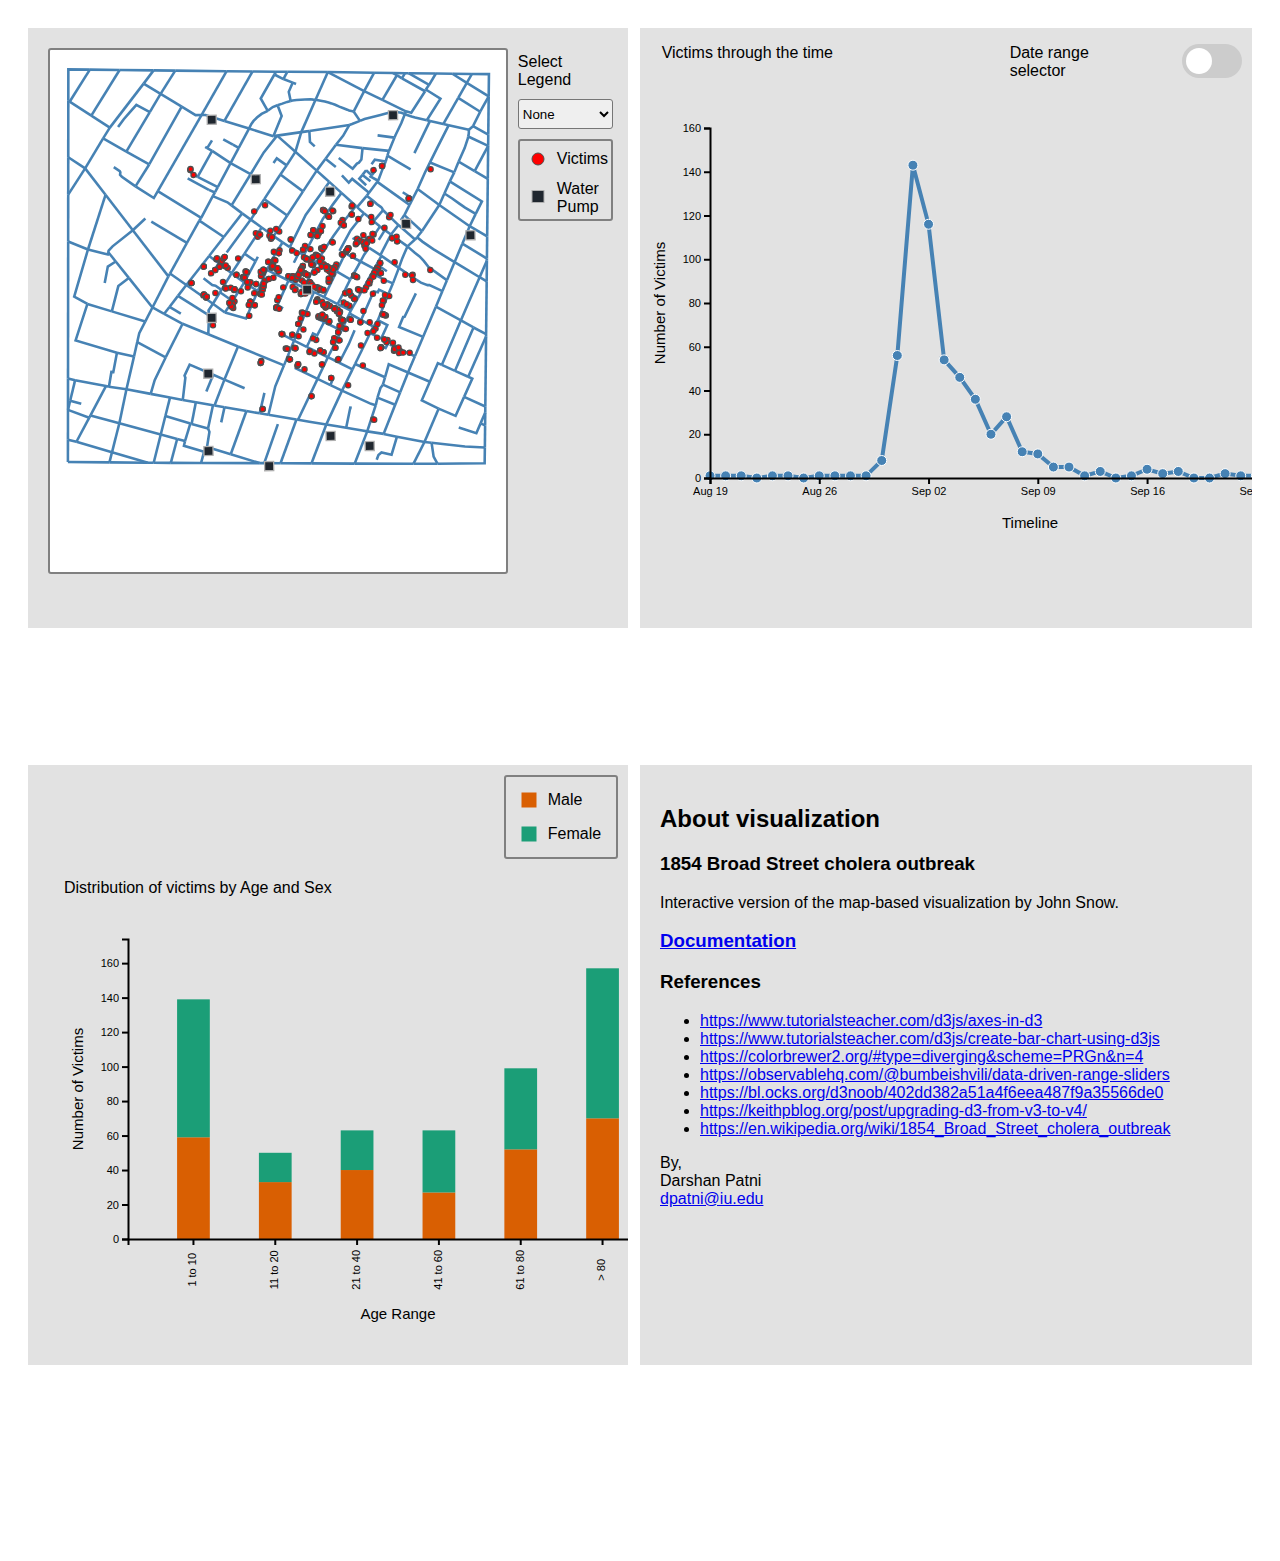
<file: index.html>
<html lang="en">
<head>
    <meta charset="utf-8">
    <title>Golden Square outbreak</title>
    <link rel="stylesheet" href="assets/css/style.css">

    <script src="assets/js/d3.v4.min.js"></script>
    
    
</head>
<body>
    <div class="float-container">

        <div class="float-child-left" >
            
            <div class="child-float-container">
                <div class="child-left">
                    <div class="map-container-div">
                        <div id="map" class="rotated"> </div>
                    </div>
                </div>
                <div class="child-right">
                    <div class="legend-div">
                        Select Legend
                        <div>
                            <select class="legend-dropdown" id="legend-selector" onchange="onLegendUpdate()">
                                <option value = 1>None</option>
                                <option value = 2>Age</option>
                                <option value = 3>Sex</option>
                            </select>
                        </div>                        
                    
                        <div class="legend-table-div">    
                            <table id="none-legend">
                                <tr>
                                <td>
                                <svg width="30" height="30">
                                    <circle cx="15" cy="15" r="6" fill="#ff0000" stroke="#4f4f4f" />
                                </svg>
                                </td>
                                <td>Victims</td>
                                </tr>
                            </table>

                            <table id="sex-legend">
                                <tr>
                                    <td>
                                    <svg width="30" height="30">
                                    <circle cx="15" cy="15" r="6" fill="#d95f02" stroke="#4f4f4f" />
                                    </svg>
                                </td>
                                    <td>Male</td>
                                </tr>
                                <tr>
                                    <td>
                                    <svg width="30" height="30">
                                        <circle cx="15" cy="15" r="6" fill="#1b9e77" stroke="#4f4f4f" />
                                    </svg>
                                    </td>
                                    <td>Female</td>
                                </tr>
                            </table>

                            <table id="age-legend">
                            
                                <td>
                                <svg width="30" height="30">
                                <circle cx="15" cy="15" r="6" fill="#4575b4" stroke="#4f4f4f" />
                                </svg>
                            </td>
                                <td>1 to 10</td>
                            </tr>
                            <tr>
                                <td>
                                    <svg width="30" height="30">
                                    <circle cx="15" cy="15" r="6" fill="#91bfdb" stroke="#4f4f4f" />
                                </svg>
                                </td>
                                <td>11 to 20</td>
                            </tr>
                            <tr>
                                <td>
                                    <svg width="30" height="30">
                                    <circle cx="15" cy="15" r="6" fill="#e0f3f8" stroke="#4f4f4f" />
                                    </svg>
                                </td>
                                <td>21 to 40</td>
                                </tr>
                                <tr>
                                <td>
                                    <svg width="30" height="30">
                                    <circle cx="15" cy="15" r="6" fill="#fee090" stroke="#4f4f4f" />
                                    </svg>
                                </td>
                                <td>41 to 60</td>
                                </tr>
                                <tr>
                                <td>
                                    <svg width="30" height="30">
                                    <circle cx="15" cy="15" r="6" fill="#fc8d59" stroke="#4f4f4f" />
                                    </svg>
                                </td>
                                <td>61 to 80</td>
                                </tr>
                                <tr>
                                <td>
                                    <svg width="30" height="30">
                                    <circle cx="15" cy="15" r="6" fill="#d73027" stroke="#4f4f4f" />
                                    </svg>
                                </td>
                                <td>>80</td>
                                </tr>
                            </table>
                            <table id="pump-legend">
                                <tr>
                                <td>
                                    <svg width="30" height="30">
                                    <rect x="9" y="7.5" width="12", height="12" fill="#20272F" stroke="#afafaf" />
                                    </svg>
                                </td>
                                <td>Water Pump</td>
                                </tr>
                            </table>
                        </div>
                    </div>
                </div>
            </div>
            </div>
        
        <div class="float-child-right">
            <div class="child-float-container child-float-container-title">
                <div class="child-left-title">
                    <p class="caption-line-chart">Victims through the time</p>
                </div>
                <div class="child-right-title">
                    <div class="child-float-container">
                        <div class="child-left-title">
                            <p class="caption-line-chart">Date range selector</p>
                            
                        </div>
                        <div class="child-right-title">
                            <p class="caption-line-chart">
                                <label class="switch">
                                    <input type="checkbox" onclick='handleBrushToggle(this);'>
                                    <span class="slider round"></span>
                                </label>
                            </p>
                        </div>
                    </div>
                </div>
            </div>
            <div>
                <svg class="line-chart-bg" id="main" width="100%" height="600">
                </svg>
            </div>
            
        </div>
    </div>
      </div>
      <div class="float-container bar-chart-container">
          <div class="float-child-left">
            <div class="legend-table-div bar-chart-legend">    

            <table id="sex-legend">
                <tr>
                    <td>
                    <svg width="30" height="30">
                    <rect x="7.5" y="7.5" width="15" height="15" fill="#d95f02" />
                    </svg>
                </td>
                    <td>Male</td>
                </tr>
                <tr>
                    <td>
                    <svg width="30" height="30">
                        <rect x="7.5" y="7.5" width="15" height="15" fill="#1b9e77" />
                    </svg>
                    </td>
                    <td>Female</td>
                </tr>
            </table>
            </div>
              <div>
                  <svg class="line-chart-bg" id="bar-chart" width="100%" height="500">
                  </svg>
              </div>
              <p class="caption-bar-chart">Distribution of victims by Age and Sex</p>

          </div>
          <div class="float-child-right">
              <div class="documentation-div">
                  <h2>About visualization</h2>
                <h3 id="firstHeading" class="firstHeading" lang="en">1854 Broad Street cholera outbreak</h3>
                <p>Interactive version of the map-based visualization by John Snow.&nbsp;</p>
                <h3><a class="instructure_file_link inline_disabled" href="/documentation.html" target="_blank" rel="noopener noreferrer">Documentation</a></h3>
                <h3>References</h3>
                <ul>
                <li><a href="https://www.tutorialsteacher.com/d3js/axes-in-d3">https://www.tutorialsteacher.com/d3js/axes-in-d3</a></li>
                <li><a href="https://www.tutorialsteacher.com/d3js/create-bar-chart-using-d3js">https://www.tutorialsteacher.com/d3js/create-bar-chart-using-d3js</a></li>
                <li><a href="https://colorbrewer2.org/#type=diverging&amp;scheme=PRGn&amp;n=4">https://colorbrewer2.org/#type=diverging&amp;scheme=PRGn&amp;n=4</a><a href="https://bl.ocks.org/d3noob/23e42c8f67210ac6c678db2cd07a747e"></a></li>
                <li><a href="https://observablehq.com/@bumbeishvili/data-driven-range-sliders">https://observablehq.com/@bumbeishvili/data-driven-range-sliders</a></li>
                <li><a href="https://bl.ocks.org/d3noob/402dd382a51a4f6eea487f9a35566de0">https://bl.ocks.org/d3noob/402dd382a51a4f6eea487f9a35566de0</a></li>
                <li><a href="https://keithpblog.org/post/upgrading-d3-from-v3-to-v4/">https://keithpblog.org/post/upgrading-d3-from-v3-to-v4/</a></li>
                <li><a href="https://en.wikipedia.org/wiki/1854_Broad_Street_cholera_outbreak">https://en.wikipedia.org/wiki/1854_Broad_Street_cholera_outbreak</a></li>
                </ul>
                <p>By,<br />Darshan Patni<br /><a href="mailto:dpatni@iu.edu" target="_blank" rel="noopener">dpatni@iu.edu</a></p>
              </div>
            
          </div>
      </div>
      <script src="app.js"></script>
      <script src="assets/js/SvgUtility.js"></script>

</body>
</html>
</file>
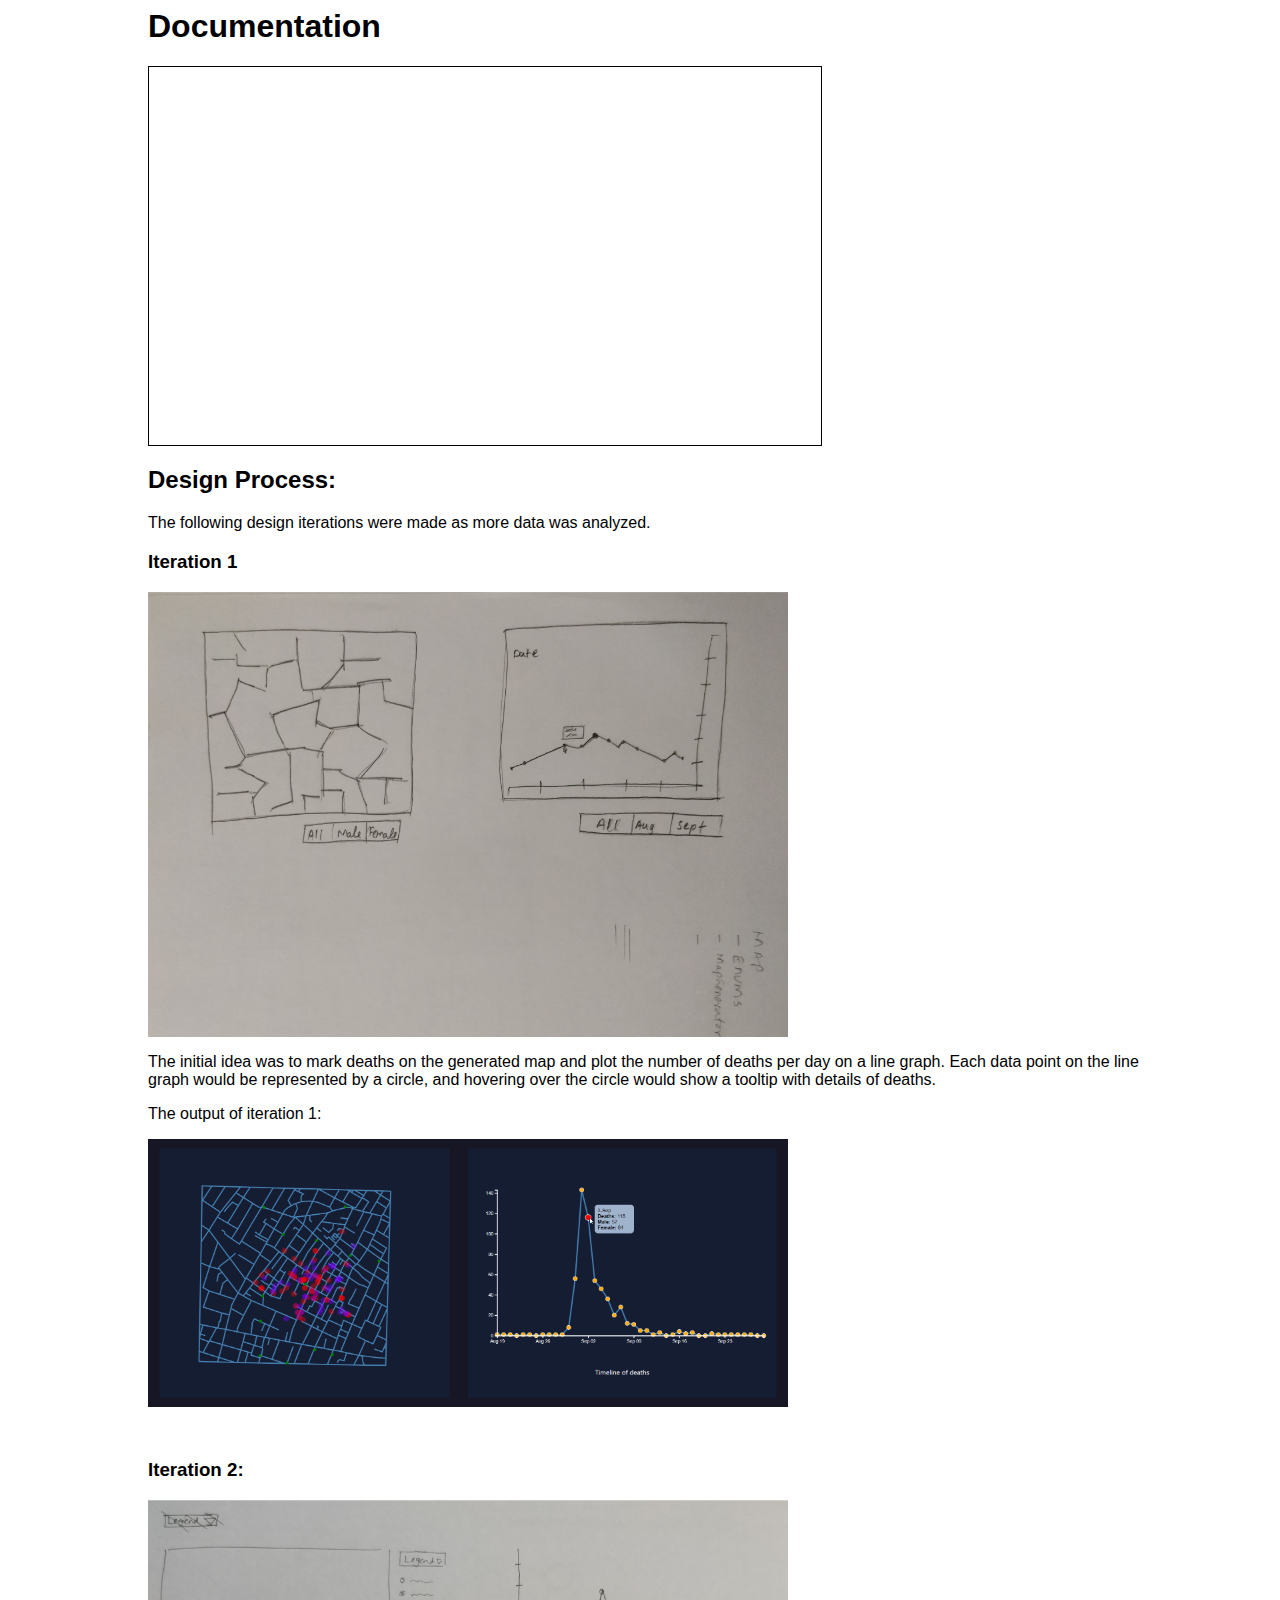
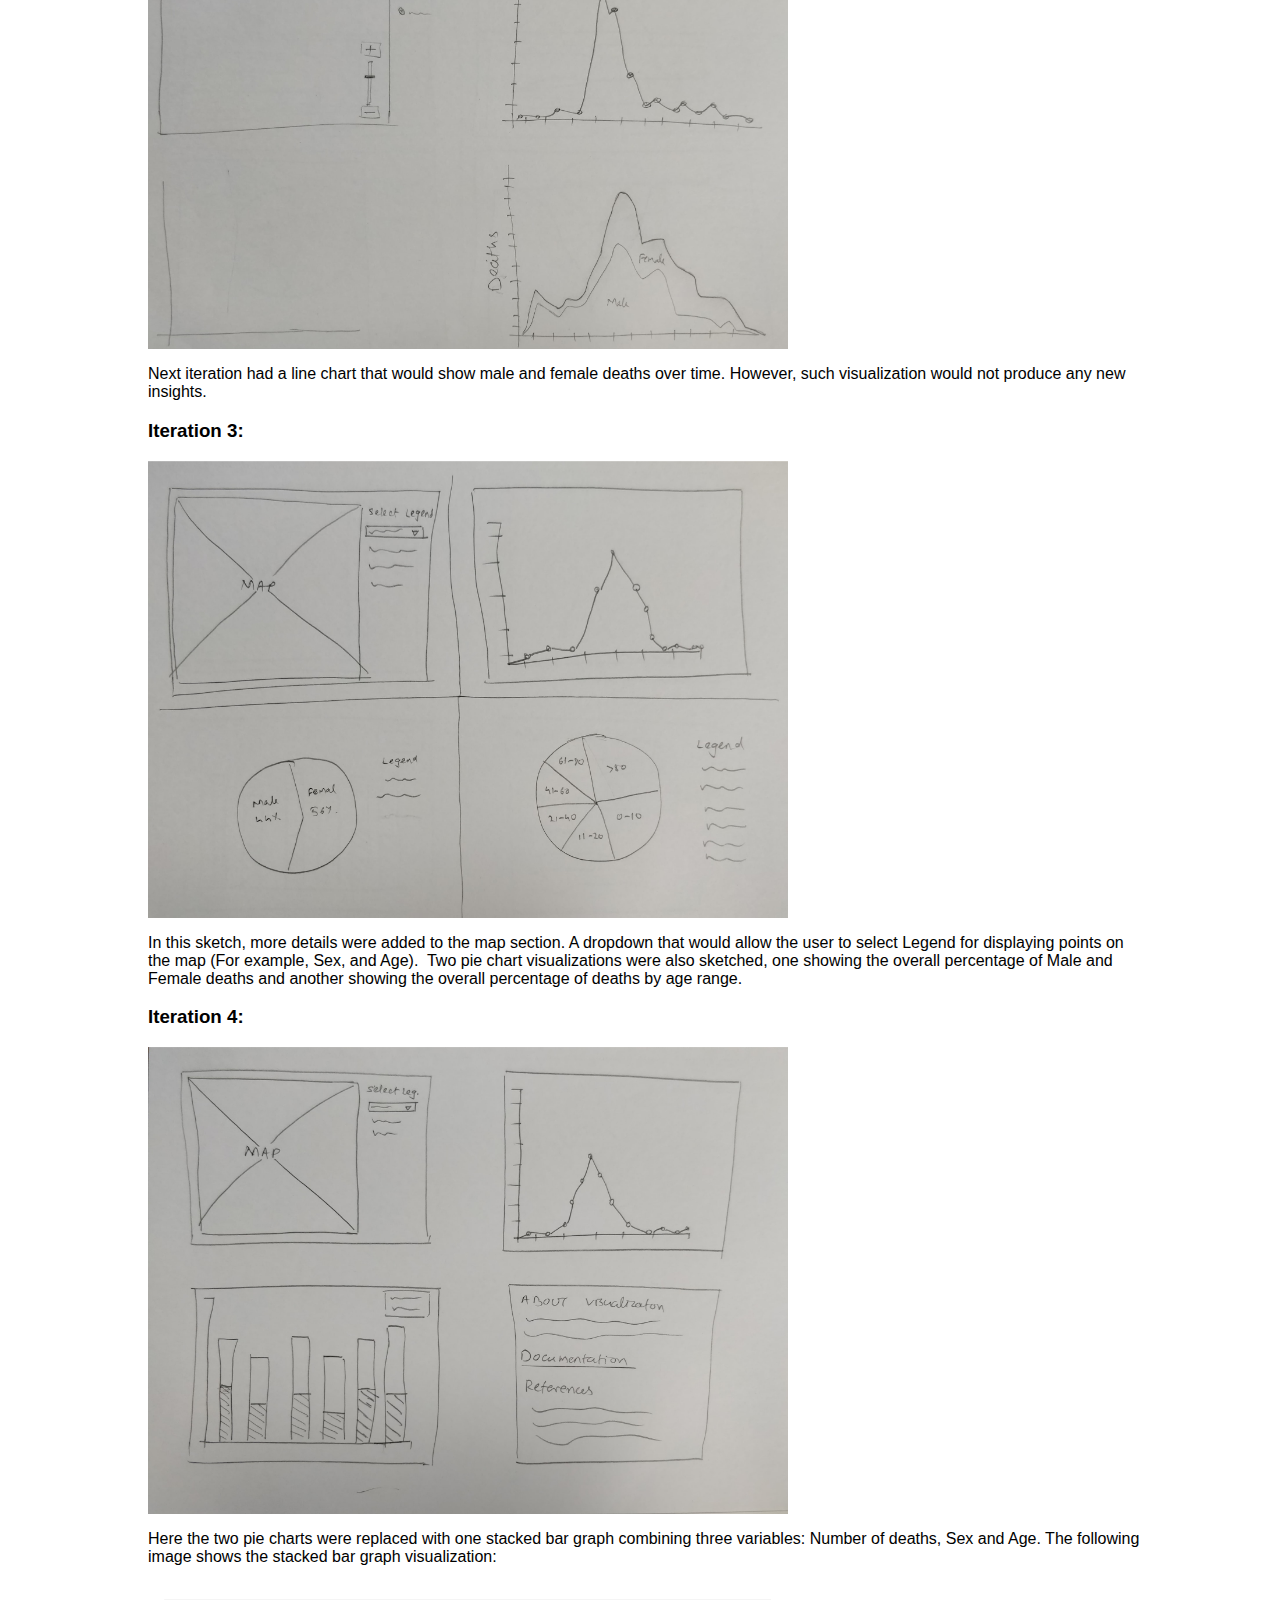
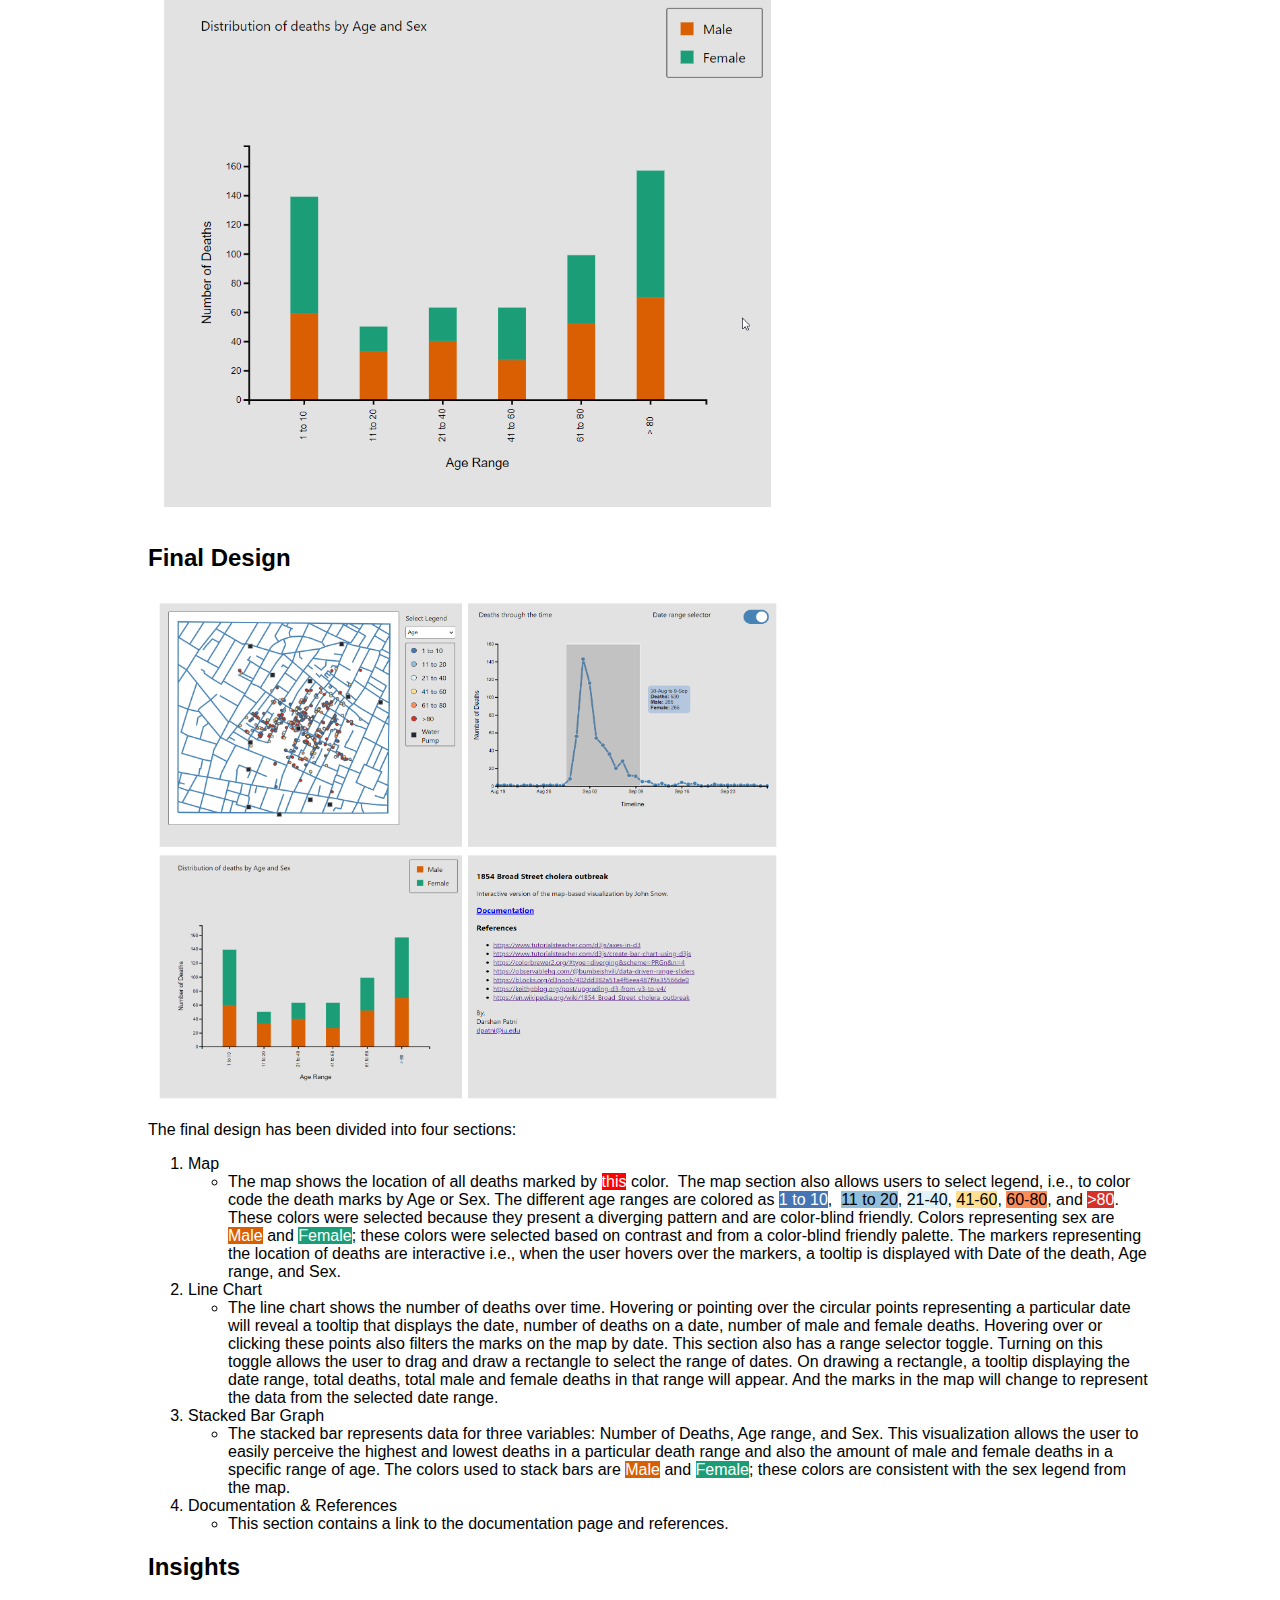
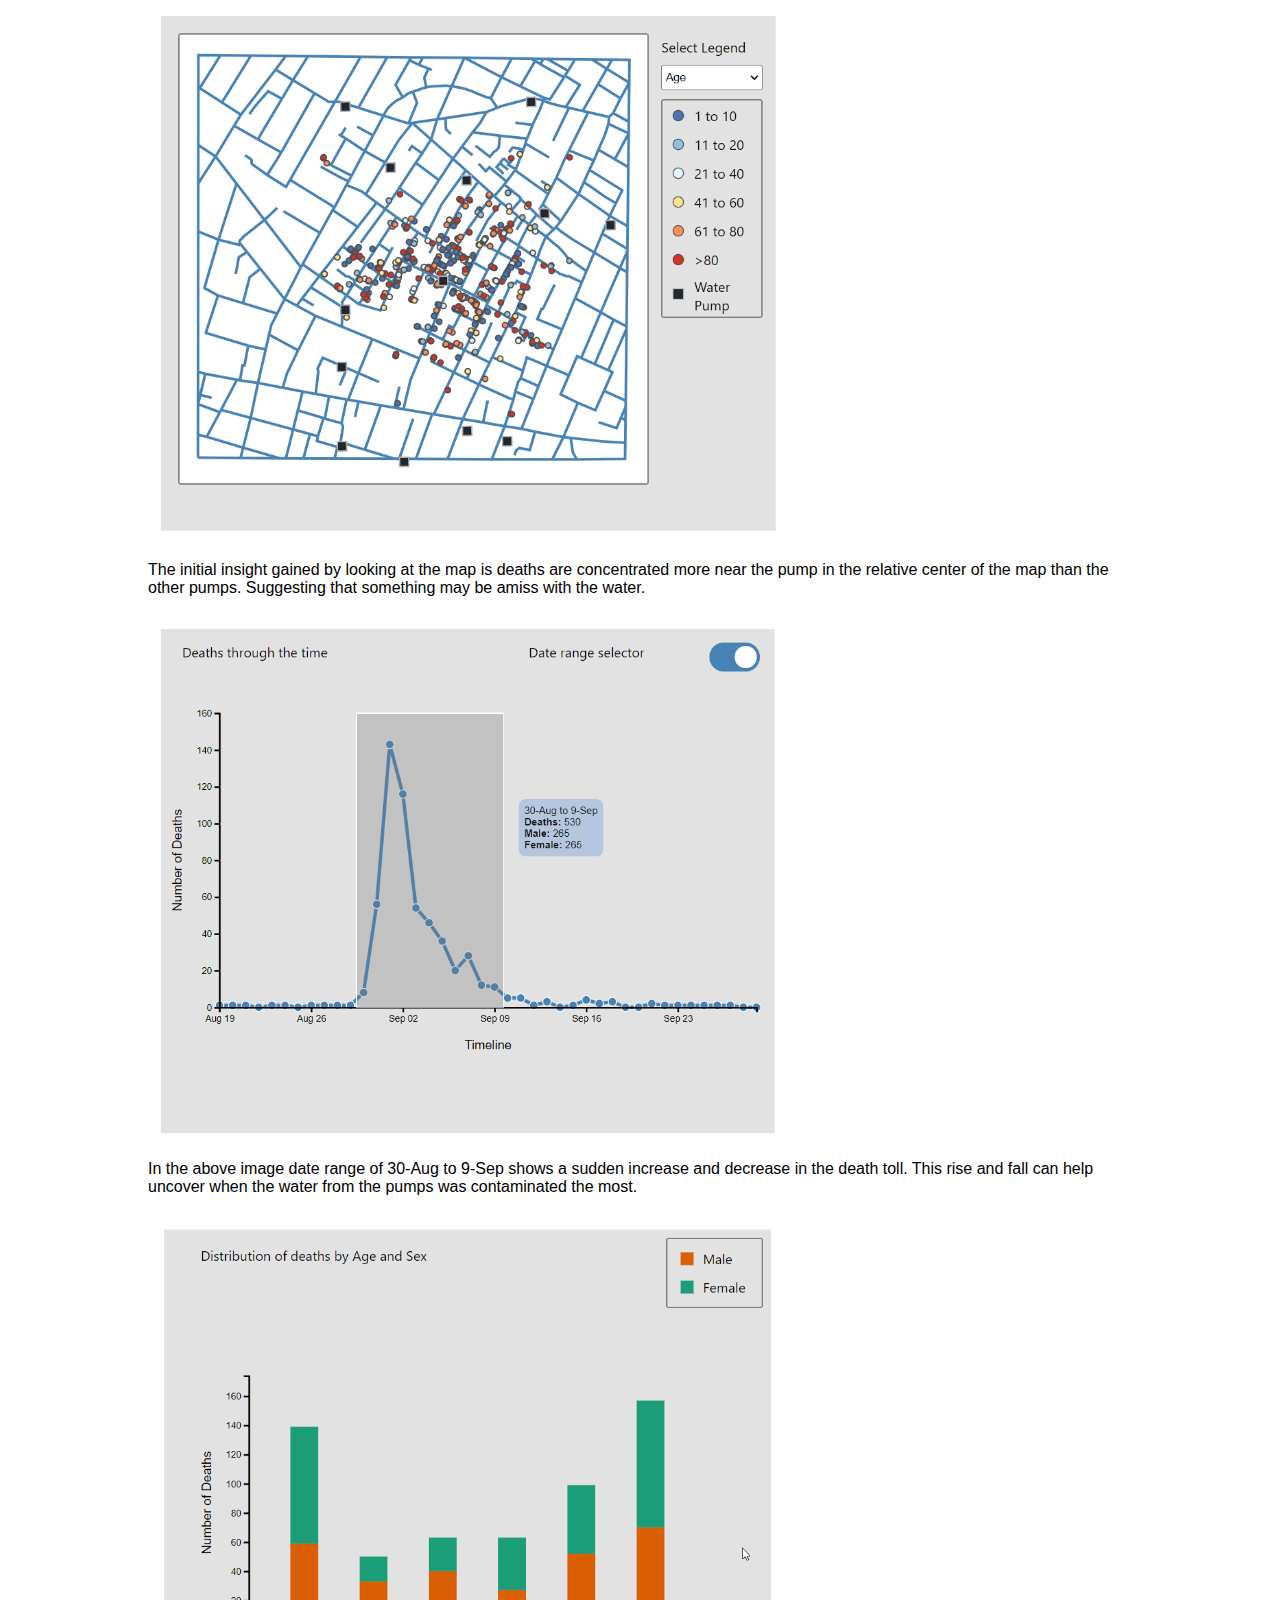
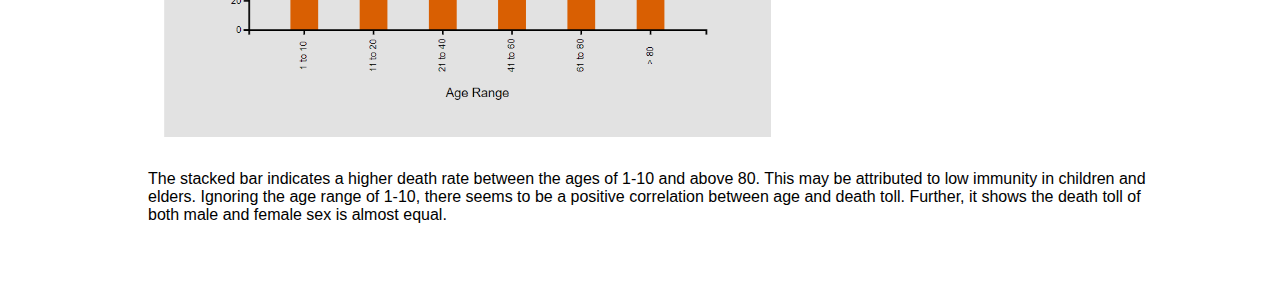
<file: documentation.html>
<html lang="en">
<head>
    <meta charset="utf-8">
    <title>Golden Square outbreak - Documentation</title>
    <link rel="stylesheet" href="assets/css/style.css">

    <script src="assets/js/d3.v4.min.js"></script>
    
    
</head>
<body class="documentation">
    <div class="documentation">
<h1>Documentation</h1>
<iframe class="video" width="672" height="378" src="https://www.youtube.com/embed/yxS0U-fpuTw" frameborder="0" allow="accelerometer; autoplay; clipboard-write; encrypted-media; gyroscope; picture-in-picture" allowfullscreen></iframe>
<h2>Design Process:</h2>
<p>The following design iterations were made as more data was analyzed.</p>
<h3>Iteration 1</h3>
<p><img src="assets/images/iteration-1.jpg" width="640" height="445" /></p>
<p>The initial idea was to mark deaths on the generated map and plot the number of deaths per day on a line graph. Each data point on the line graph would be represented by a circle, and hovering over the circle would show a tooltip with details of deaths.</p>
<p>The output of iteration 1:</p>
<p><img src="assets/images/iteration-1-output.png" width="640" height="268"  /></p>
<p>&nbsp;</p>
<h3>Iteration 2:</h3>
<p><img src="assets/images/iteration-2.jpg" width="640" height="449" /></p>
<p>Next iteration had a line chart that would show male and female deaths over time. However, such visualization would not produce any new insights.</p>
<h3>Iteration 3:</h3>
<p><img src="assets/images/iteration-3.jpg" width="640" height="457" /></p>
<p>In this sketch, more details were added to the map section. A dropdown that would allow the user to select Legend for displaying points on the map (For example, Sex, and Age).  Two pie chart visualizations were also sketched, one showing the overall percentage of Male and Female deaths and another showing the overall percentage of deaths by age range.  &nbsp;&nbsp;</p>
<h3>Iteration 4:</h3>
<p><img src="assets/images/iteration-4.jpg" width="640" height="467" /></p>
<p>Here the two pie charts were replaced with one stacked bar graph combining three variables: Number of deaths, Sex and Age. The following image shows the stacked bar graph visualization:</p>
<p><img src="assets/images/stacked-bar-graph.png" width="640" height="542" /></p>
<h2>Final Design</h2>
<p><img src="assets/images/final-design.png" alt="J58nMRJJR7.png" width="640" height="513" /></p>
<p><span>The final design has been divided into four sections:</span></p>
<ol>
<li><span>Map</span>
<ul>
<li>The map shows the location of all deaths marked by&nbsp;<span style="background-color: #ff0000; color: #ffffff;">this</span> color.&nbsp; The map section also allows users to select legend, i.e., to color code the death marks by Age or Sex. The different age ranges are colored as <span style="background-color: #ff0000;"><span style="background-color: #ffffff;"><span style="background-color: #4575b4; color: #ffffff;">1 to 10</span></span></span><span style="color: #000000;">,&nbsp; <span style="background-color: #91bfdb;">11 to 20</span>, <span style="background-color: #e0f3f8;">21-40</span>, <span style="background-color: #fee090;">41-60</span>, <span style="background-color: #fc8d59;">60-80</span>, and <span style="color: #ffffff;"><span style="background-color: #d73027;">&gt;80</span></span>. These colors were selected because they present a diverging pattern and are color-blind friendly. Colors representing sex are <span style="color: #ffffff;"><span style="background-color: #d95f02;">Male</span>&nbsp;</span>and <span style="background-color: #1b9e77; color: #ffffff;">Female</span>; these colors were selected based on contrast and from a color-blind friendly palette. The markers representing the location of deaths are interactive i.e., when the user hovers over the markers, a tooltip is displayed with Date of the death, Age range, and Sex.</span></li>
</ul>
</li>
<li><span>Line Chart</span>
<ul>
<li><span>The line chart shows the number of deaths over time. Hovering or pointing over the circular points representing a particular date will reveal a tooltip that displays the date, number of deaths on a date, number of male and female deaths. Hovering over or clicking these points also filters the marks on the map by date. This section also has a range selector toggle. Turning on this toggle allows the user to drag and draw a rectangle to select the range of dates. On drawing a rectangle, a tooltip displaying the date range, total deaths, total male and female deaths in that range will appear. And the marks in the map will change to represent the data from the selected date range.</span></li>
</ul>
</li>
<li><span>Stacked Bar Graph</span>
<ul>
<li><span>The stacked bar represents data for three variables: Number of Deaths, Age range, and Sex. This visualization allows the user to easily perceive the highest and lowest deaths in a particular death range and also the amount of male and female deaths in a specific range of age. The colors used to stack bars are<span style="color: #000000;"> <span style="color: #ffffff;"><span style="background-color: #d95f02;">Male</span>&nbsp;</span>and <span style="background-color: #1b9e77; color: #ffffff;">Female</span></span>; these colors are consistent with the sex legend from the map.</span></li>
</ul>
</li>
<li><span>Documentation &amp; References</span>
<ul>
<li><span>This section contains a link to the documentation page and references.</span></li>
</ul>
</li>
</ol>
<h2><span>Insights</span></h2>
<p><img src="assets/images/map-insight-1.png" width="640" height="544" /></p>
<p>The initial insight gained by looking at the map is deaths are concentrated more near the pump in the relative center of the map than the other pumps. Suggesting that something may be amiss with the water.</p>
<p><img src="assets/images/line-graph-insight-2.png" width="640" height="531" /></p>
<p>In the above image date range of 30-Aug to 9-Sep shows a sudden increase and decrease in the death toll. This rise and fall can help uncover when the water from the pumps was contaminated the most.</p>
<p><img src="assets/images/stacked-bar-graph.png" alt="msedge_9k9IsrRpxN-1.png" width="640" height="542" /></p>
<p>The stacked bar indicates a higher death rate between the ages of 1-10 and above 80. This may be attributed to low immunity in children and elders. Ignoring the age range of 1-10, there seems to be a positive correlation between age and death toll. Further, it shows the death toll of both male and female sex is almost equal.&nbsp;</p>
<p>&nbsp;</p>
<p>&nbsp;</p>
</div>
</body>
</html>
</file>
<file: assets/css/style.css>
.line {
    stroke: steelblue;
    fill: none;
    stroke-width: 2;
}

.line-chart {
    stroke: steelblue;
    fill: none;
    stroke-width: 4;
}
.dot {
    fill: steelblue;
    stroke: #fff;
}

.dot-map {
    stroke-width: 1;   
}

.dot-selected {
    fill: red;
    stroke: #fff;
}

.svg-container {
    display: inline-block;
    position: relative;
    width: 100%;
    padding-bottom: 100%;
    vertical-align: top;
    overflow: hidden;
}
.svg-content-responsive-pumps {
    display: inline-block;
    position: absolute;
    left: 0;
    margin-left: -17%;
    margin-right: -25%;
    margin-top: -15%;
    margin-bottom: -5%;
    pointer-events:none;
}

.svg-content-responsive {
    display: inline-block;
    position: absolute;
    left: 0;
    margin-left: -17%;
    margin-right: -25%;
    margin-top: -15%;
    margin-bottom: -5%;
}

.circle {
    fill:red
}
.rotated {
    transform: rotate(-1deg); 
}

text { 
    font-family: Arial; 
    font-size: 15px;
}
.axis path, .axis line {
    fill: none;
    stroke: black;
    shape-rendering: crispEdges;
}

.axes {
    stroke: black;
    stroke-width: 2;
}

.tick text {
    fill: black;
    font-size: 11px;
}

/* rect {
    stroke: white;
    fill:steelblue;
} */

.float-container {
    /* border: 3px solid #fff; */
    padding: 20px;
    height: 80%;
}

.bar-chart-container {
 padding-left: 20px;
 padding-right: 20px;
 padding-bottom: 20px;
 padding-top: 10px;
}

.float-child-left {
    width: 49%;
    float: left;
    height: 600px;
    background: #e2e2e2;
}
.float-child-right {
    width: 50%;
    float: right;
    width: 50%;
    height: 600px;
    float: right;
    background: #e2e2e2;
    /* padding: 20px; */
    /* border: 2px solid red; */
}  

.child-float-container {
    /* border: 3px solid #fff; */
}

.child-left {
    width: 80%;
    float: left;
    height: 600px;
    /* padding: 20px; */
    /* border: 2px solid red; */
}
.child-right {
    width: 20%;
    float: right;
    /* padding: 20px; */
    /* border: 2px solid red; */
}

.child-float-container-title {
    position: absolute;
    width: 47%;
}

.child-left-title {
    width: 60%;
    float: left;
    /* padding: 20px; */
    /* border: 2px solid red; */
}
.child-right-title {
    width: 40%;
    float: right;
    /* padding: 20px; */
    /* border: 2px solid red; */
}

.bar {
    fill: steelblue;
}

.male-bar {
    fill: #d95f02;
}

.female-bar {
    fill: #1b9e77;
}

div.tooltip-chart {
    position: absolute;
    width: 80;
    height: 55;
    padding: 7px;
    font: 12px sans-serif;
    background: lightsteelblue;
    border: 0px;
    border-radius: 8px;
    pointer-events: none;
}

div.tooltip-map {
    position: absolute;
    padding: 7px;
    font: 12px sans-serif;
    background: lightsteelblue;
    border: 0px;
    border-radius: 8px;
    pointer-events: none;
}

div.tooltip-brush {
    position: absolute;
    padding: 7px;
    font: 12px sans-serif;
    background: lightsteelblue;
    border: 0px;
    border-radius: 8px;
    pointer-events: none;
}

body {
    background-color: white;
    font-family: 'Segoe UI', Tahoma, Geneva, Verdana, sans-serif;
}

body.documentation {
    width: 100%;
    text-align: -webkit-center;
}

div.documentation {
    text-align: initial;
    max-width: 1000;
}

.caption-line-chart {
    color: black;
    margin-left: 6%;
}

.caption-bar-chart {
    color: black;
    margin-left: 6%;
    margin-top: -80%;
}

svg.line-chart-bg {
    background-color: e2e2e2;
}

.legend-dropdown {
    position: relative;
    z-index: 9999;
    width: 100%;
    height: 30;
    border-radius: 3px;
}

.circle-hover {
    stroke-width: 1;   
    z-index: 9998;
}

/* table{
    border: 1px solid black;
    border-collapse: collapse;
  } */

.legend-div {
    margin-top: 25px;
    margin-right: 15px;
    margin-left: 10px;
}

.legend-table-div {
    border: 2px solid gray;
    text-align: center;
    border-radius: 3px;
}

.bar-chart-legend {
    width: 100;
    width: 100;
    float: right;
    margin-top: 10;
    margin-right: 10;
    padding: 5;
}

select {
    margin-bottom: 10;
    margin-top: 10;
}

.map-container-div {
    width: 95%;
    height: 87%;
    background: white;
    border: 2px solid gray;
    border-radius: 3px;
    margin: 20;
}

.switch {
    position: relative;
    display: inline-block;
    width: 60px;
    height: 34px;
    float: right;
  }
  
  .switch input { 
    opacity: 0;
    width: 0;
    height: 0;
  }
  
  .slider {
    position: absolute;
    cursor: pointer;
    top: 0;
    left: 0;
    right: 0;
    bottom: 0;
    background-color: #ccc;
    -webkit-transition: .4s;
    transition: .4s;
  }
  
  .slider:before {
    position: absolute;
    content: "";
    height: 26px;
    width: 26px;
    left: 4px;
    bottom: 4px;
    background-color: white;
    -webkit-transition: .4s;
    transition: .4s;
  }
  
  input:checked + .slider {
    background-color:steelblue;
  }
  
  input:focus + .slider {
    box-shadow: 0 0 1px steelblue;
  }
  
  input:checked + .slider:before {
    -webkit-transform: translateX(26px);
    -ms-transform: translateX(26px);
    transform: translateX(26px);
  }
  
  /* Rounded sliders */
  .slider.round {
    border-radius: 34px;
  }
  
  .slider.round:before {
    border-radius: 50%;
  }

  .documentation-div {
      padding: 20;
  }

  iframe.video {
    align-content: center;
    border: 1px solid;
  }
</file>
